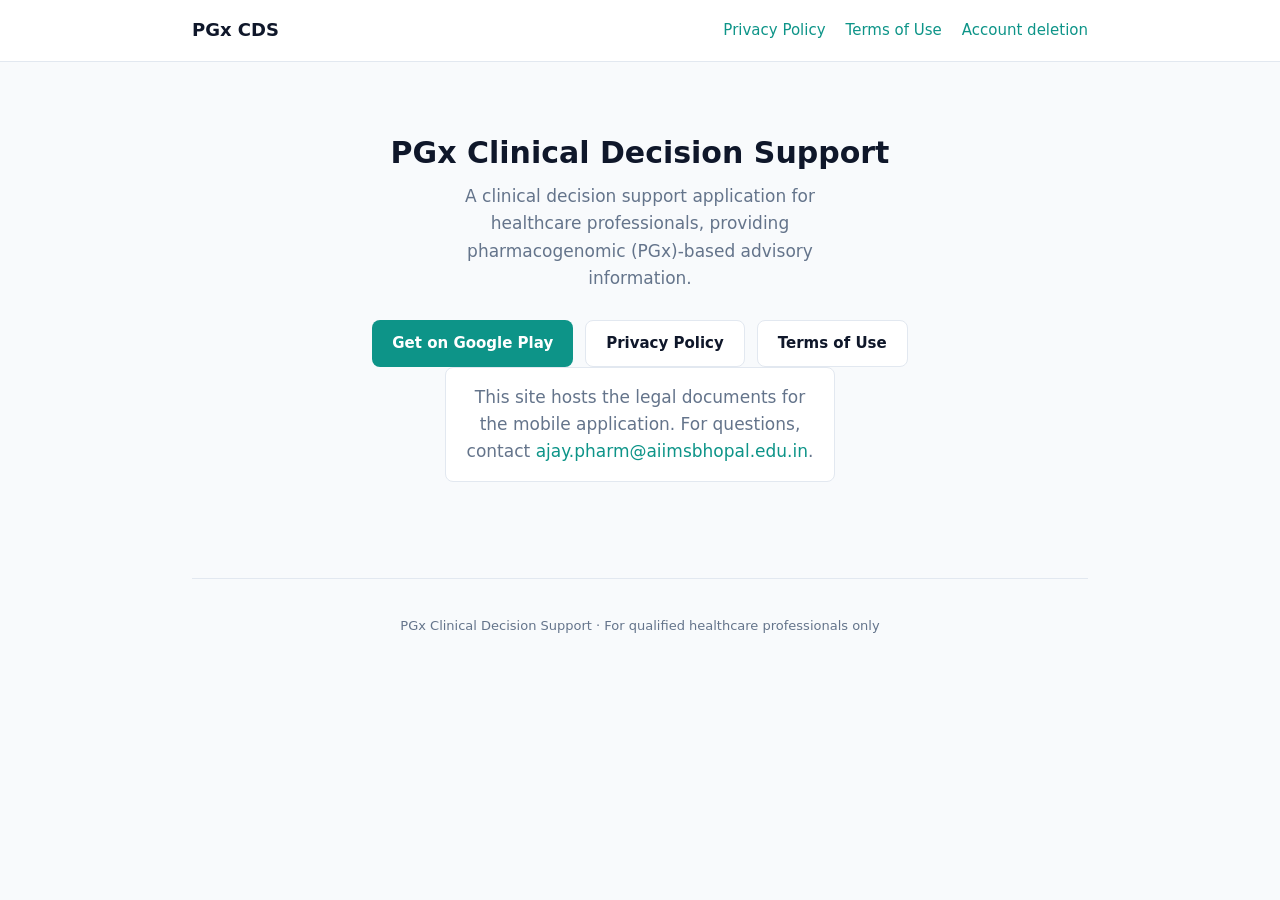
<file: index.html>
<!DOCTYPE html>
<html lang="en">
  <head>
    <meta charset="utf-8" />
    <meta name="viewport" content="width=device-width, initial-scale=1" />
    <title>PGx Clinical Decision Support</title>
    <meta
      name="description"
      content="PGx Clinical Decision Support — pharmacogenomic advisory tools for healthcare professionals."
    />
    <link rel="stylesheet" href="/styles.css" />
  </head>
  <body>
    <header>
      <div class="header-inner">
        <a class="brand" href="/">PGx CDS</a>
        <nav aria-label="Legal">
          <a href="/privacy">Privacy Policy</a>
          <a href="/terms">Terms of Use</a>
          <a href="/account-deletion">Account deletion</a>
        </nav>
      </div>
    </header>
    <main>
      <div class="hero">
        <h1>PGx Clinical Decision Support</h1>
        <p>
          A clinical decision support application for healthcare professionals,
          providing pharmacogenomic (PGx)-based advisory information.
        </p>
        <div class="actions">
          <!-- Replace href when the Play Store listing is live -->
          <a
            class="btn btn-primary"
            href="https://play.google.com/store/apps/details?id=com.pgxcds.mobile"
            rel="noopener noreferrer"
            >Get on Google Play</a
          >
          <a class="btn btn-secondary" href="/privacy">Privacy Policy</a>
          <a class="btn btn-secondary" href="/terms">Terms of Use</a>
        </div>
        <p class="note">
          This site hosts the legal documents for the mobile application. For
          questions, contact
          <a href="mailto:ajay.pharm@aiimsbhopal.edu.in"
            >ajay.pharm@aiimsbhopal.edu.in</a
          >.
        </p>
      </div>
    </main>
    <footer>
      <p>PGx Clinical Decision Support · For qualified healthcare professionals only</p>
    </footer>
  </body>
</html>
</file>
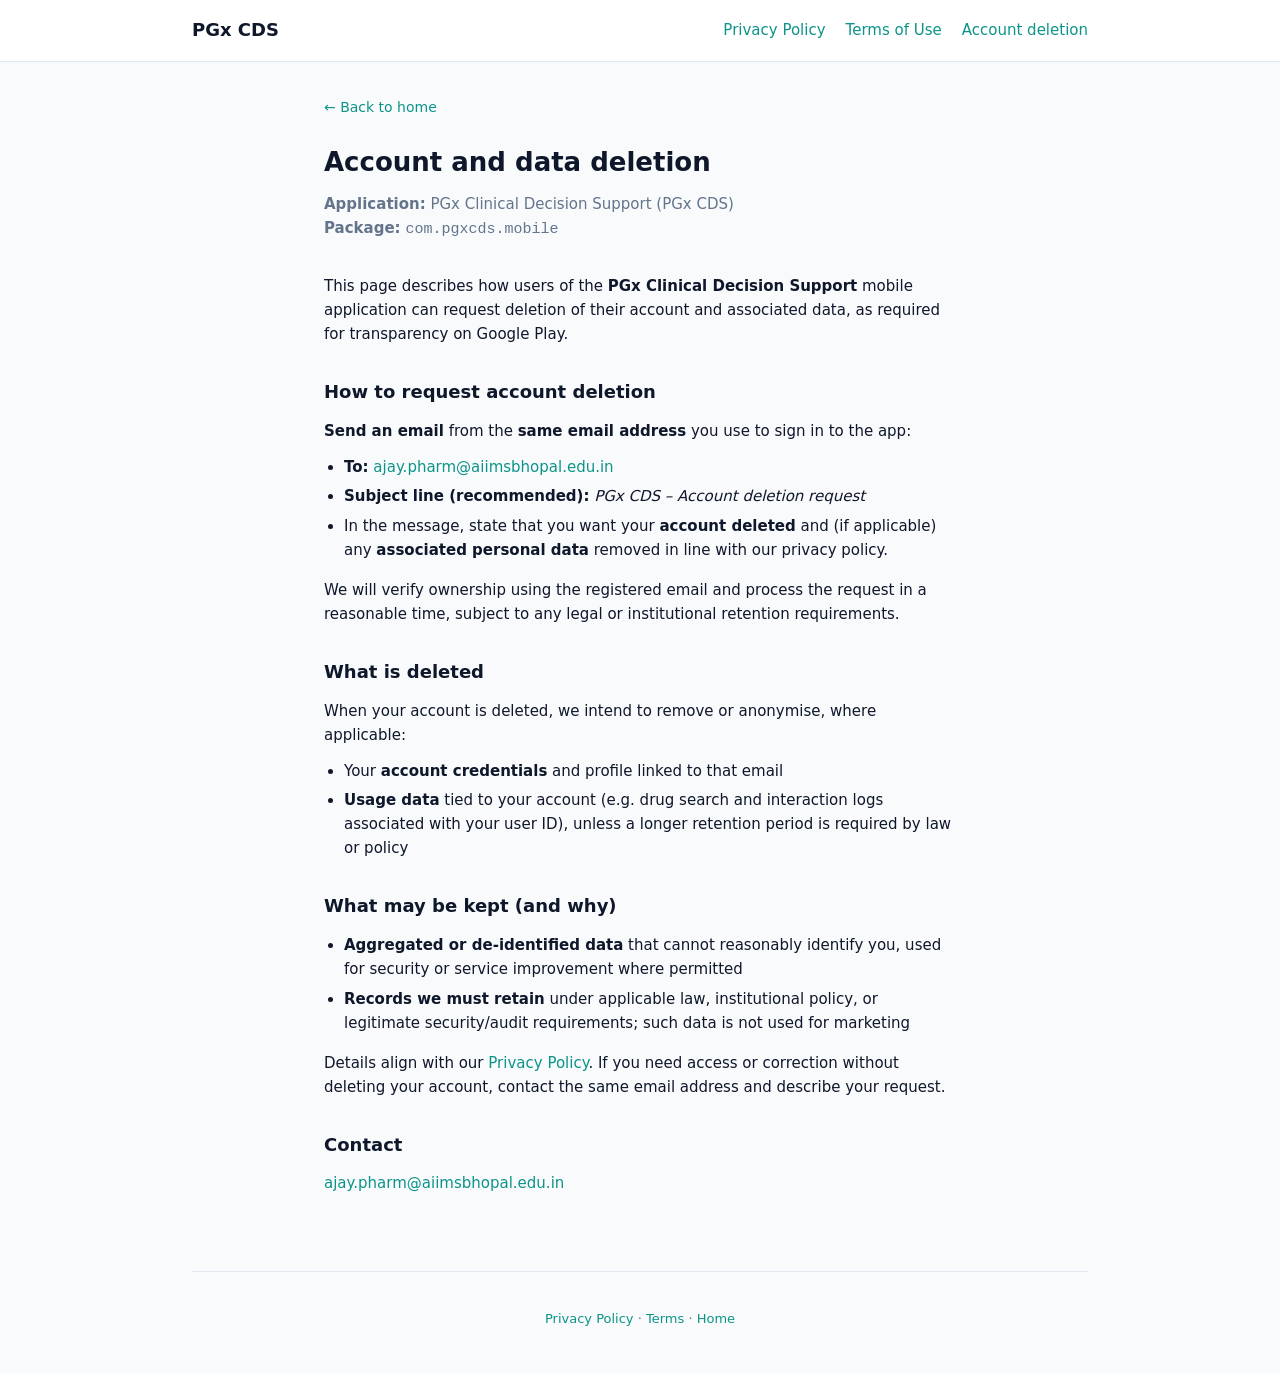
<file: account-deletion.html>
<!DOCTYPE html>
<html lang="en">
  <head>
    <meta charset="utf-8" />
    <meta name="viewport" content="width=device-width, initial-scale=1" />
    <title>Account &amp; data deletion – PGx CDS</title>
    <meta name="robots" content="index,follow" />
    <link rel="stylesheet" href="/styles.css" />
  </head>
  <body>
    <header>
      <div class="header-inner">
        <a class="brand" href="/">PGx CDS</a>
        <nav aria-label="Legal">
          <a href="/privacy">Privacy Policy</a>
          <a href="/terms">Terms of Use</a>
          <a href="/account-deletion" aria-current="page">Account deletion</a>
        </nav>
      </div>
    </header>
    <main class="doc">
      <a class="back" href="/">← Back to home</a>
      <h1>Account and data deletion</h1>
      <p class="effective">
        <strong>Application:</strong> PGx Clinical Decision Support (PGx CDS)<br />
        <strong>Package:</strong> <code>com.pgxcds.mobile</code>
      </p>

      <p>
        This page describes how users of the <strong>PGx Clinical Decision
        Support</strong> mobile application can request deletion of their
        account and associated data, as required for transparency on Google
        Play.
      </p>

      <h2>How to request account deletion</h2>
      <p><strong>Send an email</strong> from the <strong>same email address</strong> you use to sign in to the app:</p>
      <ul>
        <li>
          <strong>To:</strong>
          <a href="mailto:ajay.pharm@aiimsbhopal.edu.in?subject=PGx%20CDS%20%E2%80%93%20Account%20deletion%20request"
            >ajay.pharm@aiimsbhopal.edu.in</a
          >
        </li>
        <li>
          <strong>Subject line (recommended):</strong>
          <em>PGx CDS – Account deletion request</em>
        </li>
        <li>
          In the message, state that you want your <strong>account deleted</strong>
          and (if applicable) any <strong>associated personal data</strong> removed
          in line with our privacy policy.
        </li>
      </ul>
      <p>
        We will verify ownership using the registered email and process the
        request in a reasonable time, subject to any legal or institutional
        retention requirements.
      </p>

      <h2>What is deleted</h2>
      <p>When your account is deleted, we intend to remove or anonymise, where applicable:</p>
      <ul>
        <li>Your <strong>account credentials</strong> and profile linked to that email</li>
        <li>
          <strong>Usage data</strong> tied to your account (e.g. drug search and
          interaction logs associated with your user ID), unless a longer
          retention period is required by law or policy
        </li>
      </ul>

      <h2>What may be kept (and why)</h2>
      <ul>
        <li>
          <strong>Aggregated or de-identified data</strong> that cannot reasonably
          identify you, used for security or service improvement where permitted
        </li>
        <li>
          <strong>Records we must retain</strong> under applicable law,
          institutional policy, or legitimate security/audit requirements; such
          data is not used for marketing
        </li>
      </ul>
      <p>
        Details align with our
        <a href="/privacy">Privacy Policy</a>. If you need access or correction
        without deleting your account, contact the same email address and
        describe your request.
      </p>

      <h2>Contact</h2>
      <p>
        <a href="mailto:ajay.pharm@aiimsbhopal.edu.in">ajay.pharm@aiimsbhopal.edu.in</a>
      </p>
    </main>
    <footer>
      <p>
        <a href="/privacy">Privacy Policy</a> · <a href="/terms">Terms</a> ·
        <a href="/">Home</a>
      </p>
    </footer>
  </body>
</html>
</file>
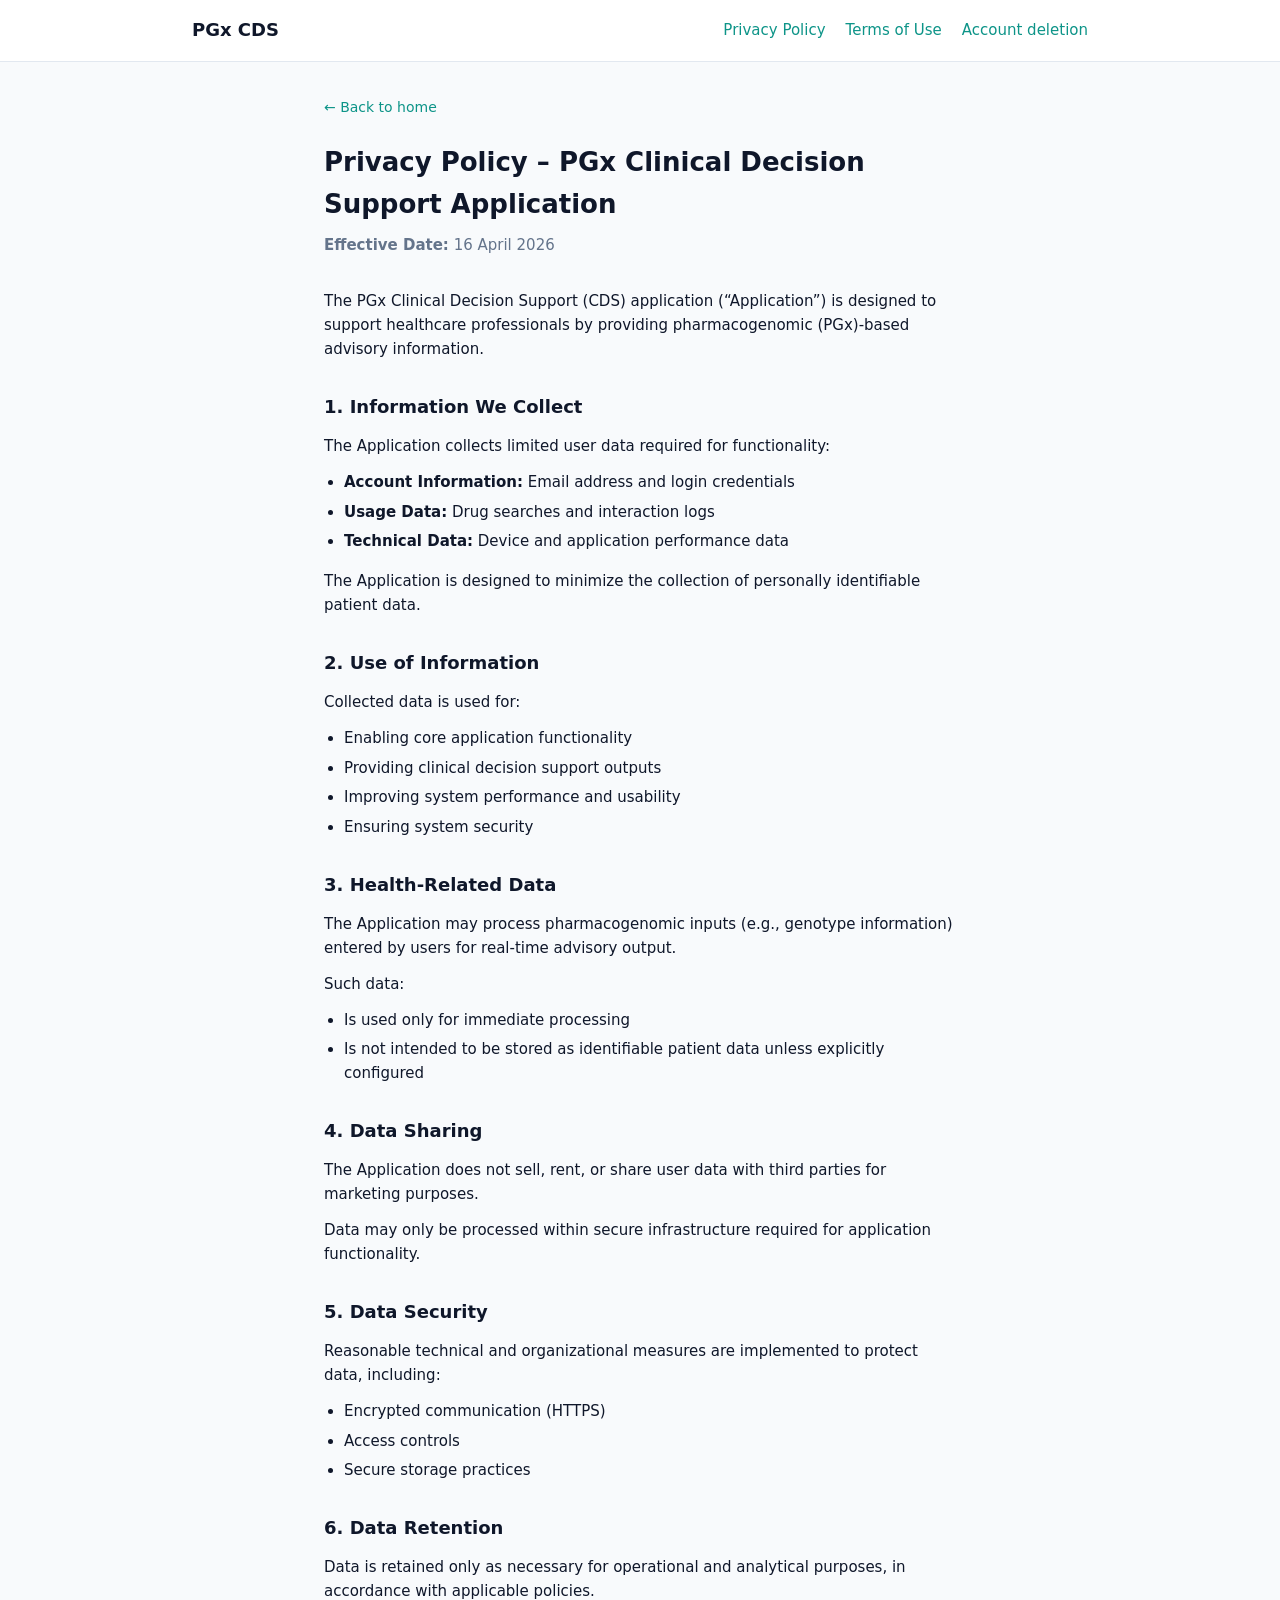
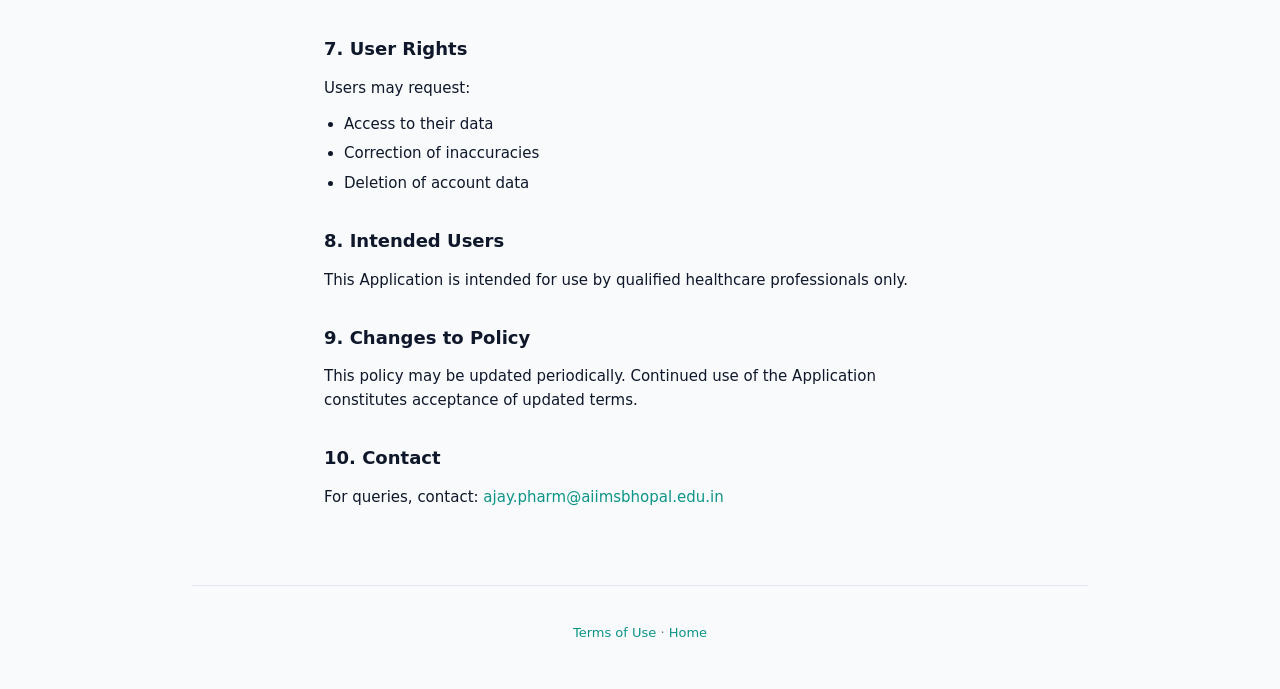
<file: privacy.html>
<!DOCTYPE html>
<html lang="en">
  <head>
    <meta charset="utf-8" />
    <meta name="viewport" content="width=device-width, initial-scale=1" />
    <title>Privacy Policy – PGx CDS</title>
    <meta name="robots" content="index,follow" />
    <link rel="stylesheet" href="/styles.css" />
  </head>
  <body>
    <header>
      <div class="header-inner">
        <a class="brand" href="/">PGx CDS</a>
        <nav aria-label="Legal">
          <a href="/privacy" aria-current="page">Privacy Policy</a>
          <a href="/terms">Terms of Use</a>
          <a href="/account-deletion">Account deletion</a>
        </nav>
      </div>
    </header>
    <main class="doc">
      <a class="back" href="/">← Back to home</a>
      <h1>Privacy Policy – PGx Clinical Decision Support Application</h1>
      <p class="effective"><strong>Effective Date:</strong> 16 April 2026</p>

      <p>
        The PGx Clinical Decision Support (CDS) application (“Application”) is
        designed to support healthcare professionals by providing
        pharmacogenomic (PGx)-based advisory information.
      </p>

      <h2>1. Information We Collect</h2>
      <p>The Application collects limited user data required for functionality:</p>
      <ul>
        <li>
          <strong>Account Information:</strong> Email address and login
          credentials
        </li>
        <li><strong>Usage Data:</strong> Drug searches and interaction logs</li>
        <li>
          <strong>Technical Data:</strong> Device and application performance
          data
        </li>
      </ul>
      <p>
        The Application is designed to minimize the collection of personally
        identifiable patient data.
      </p>

      <h2>2. Use of Information</h2>
      <p>Collected data is used for:</p>
      <ul>
        <li>Enabling core application functionality</li>
        <li>Providing clinical decision support outputs</li>
        <li>Improving system performance and usability</li>
        <li>Ensuring system security</li>
      </ul>

      <h2>3. Health-Related Data</h2>
      <p>
        The Application may process pharmacogenomic inputs (e.g., genotype
        information) entered by users for real-time advisory output.
      </p>
      <p>Such data:</p>
      <ul>
        <li>Is used only for immediate processing</li>
        <li>
          Is not intended to be stored as identifiable patient data unless
          explicitly configured
        </li>
      </ul>

      <h2>4. Data Sharing</h2>
      <p>
        The Application does not sell, rent, or share user data with third
        parties for marketing purposes.
      </p>
      <p>
        Data may only be processed within secure infrastructure required for
        application functionality.
      </p>

      <h2>5. Data Security</h2>
      <p>
        Reasonable technical and organizational measures are implemented to
        protect data, including:
      </p>
      <ul>
        <li>Encrypted communication (HTTPS)</li>
        <li>Access controls</li>
        <li>Secure storage practices</li>
      </ul>

      <h2>6. Data Retention</h2>
      <p>
        Data is retained only as necessary for operational and analytical
        purposes, in accordance with applicable policies.
      </p>

      <h2>7. User Rights</h2>
      <p>Users may request:</p>
      <ul>
        <li>Access to their data</li>
        <li>Correction of inaccuracies</li>
        <li>Deletion of account data</li>
      </ul>

      <h2>8. Intended Users</h2>
      <p>
        This Application is intended for use by qualified healthcare
        professionals only.
      </p>

      <h2>9. Changes to Policy</h2>
      <p>
        This policy may be updated periodically. Continued use of the
        Application constitutes acceptance of updated terms.
      </p>

      <h2>10. Contact</h2>
      <p>
        For queries, contact:
        <a href="mailto:ajay.pharm@aiimsbhopal.edu.in"
          >ajay.pharm@aiimsbhopal.edu.in</a
        >
      </p>
    </main>
    <footer>
      <p><a href="/terms">Terms of Use</a> · <a href="/">Home</a></p>
    </footer>
  </body>
</html>
</file>
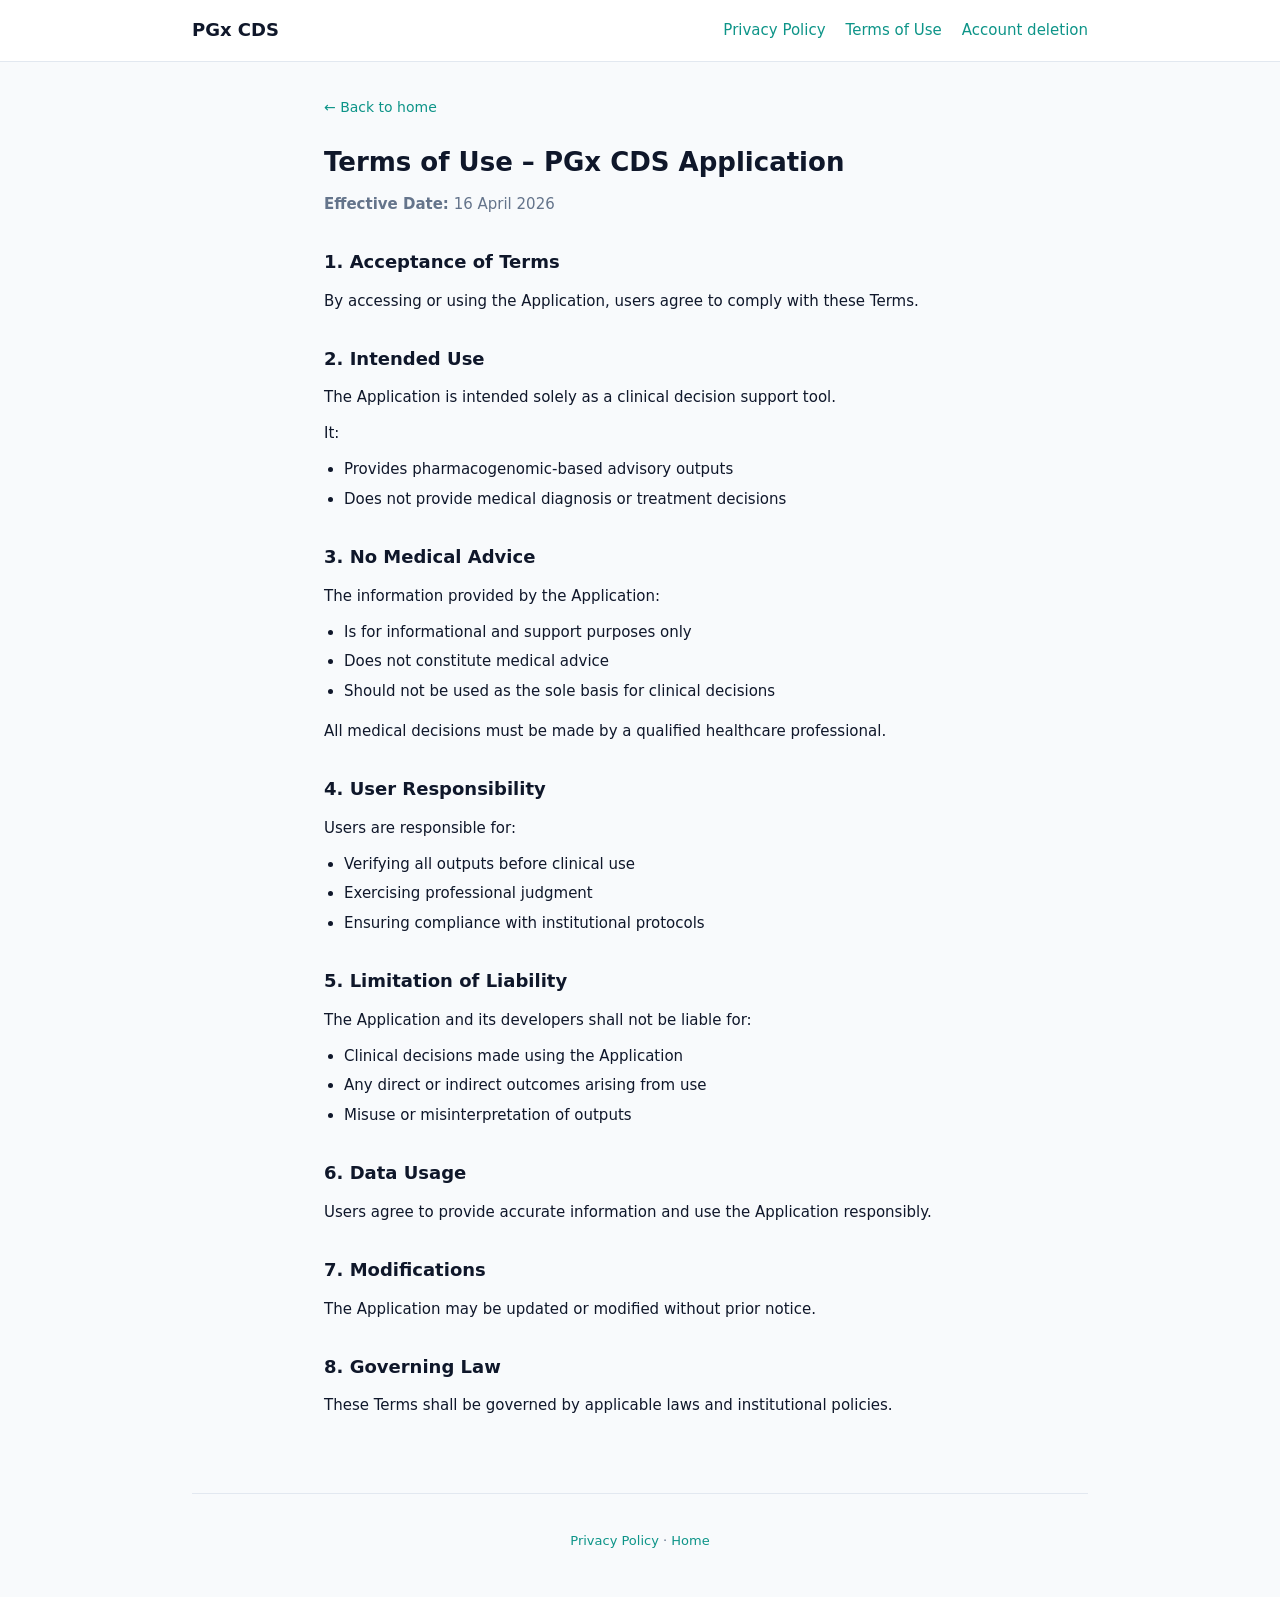
<file: terms.html>
<!DOCTYPE html>
<html lang="en">
  <head>
    <meta charset="utf-8" />
    <meta name="viewport" content="width=device-width, initial-scale=1" />
    <title>Terms of Use – PGx CDS</title>
    <meta name="robots" content="index,follow" />
    <link rel="stylesheet" href="/styles.css" />
  </head>
  <body>
    <header>
      <div class="header-inner">
        <a class="brand" href="/">PGx CDS</a>
        <nav aria-label="Legal">
          <a href="/privacy">Privacy Policy</a>
          <a href="/terms" aria-current="page">Terms of Use</a>
          <a href="/account-deletion">Account deletion</a>
        </nav>
      </div>
    </header>
    <main class="doc">
      <a class="back" href="/">← Back to home</a>
      <h1>Terms of Use – PGx CDS Application</h1>
      <p class="effective"><strong>Effective Date:</strong> 16 April 2026</p>

      <h2>1. Acceptance of Terms</h2>
      <p>
        By accessing or using the Application, users agree to comply with these
        Terms.
      </p>

      <h2>2. Intended Use</h2>
      <p>
        The Application is intended solely as a clinical decision support tool.
      </p>
      <p>It:</p>
      <ul>
        <li>Provides pharmacogenomic-based advisory outputs</li>
        <li>Does not provide medical diagnosis or treatment decisions</li>
      </ul>

      <h2>3. No Medical Advice</h2>
      <p>The information provided by the Application:</p>
      <ul>
        <li>Is for informational and support purposes only</li>
        <li>Does not constitute medical advice</li>
        <li>Should not be used as the sole basis for clinical decisions</li>
      </ul>
      <p>
        All medical decisions must be made by a qualified healthcare
        professional.
      </p>

      <h2>4. User Responsibility</h2>
      <p>Users are responsible for:</p>
      <ul>
        <li>Verifying all outputs before clinical use</li>
        <li>Exercising professional judgment</li>
        <li>Ensuring compliance with institutional protocols</li>
      </ul>

      <h2>5. Limitation of Liability</h2>
      <p>The Application and its developers shall not be liable for:</p>
      <ul>
        <li>Clinical decisions made using the Application</li>
        <li>Any direct or indirect outcomes arising from use</li>
        <li>Misuse or misinterpretation of outputs</li>
      </ul>

      <h2>6. Data Usage</h2>
      <p>
        Users agree to provide accurate information and use the Application
        responsibly.
      </p>

      <h2>7. Modifications</h2>
      <p>
        The Application may be updated or modified without prior notice.
      </p>

      <h2>8. Governing Law</h2>
      <p>
        These Terms shall be governed by applicable laws and institutional
        policies.
      </p>
    </main>
    <footer>
      <p><a href="/privacy">Privacy Policy</a> · <a href="/">Home</a></p>
    </footer>
  </body>
</html>
</file>
<file: styles.css>
:root {
  --bg: #f8fafc;
  --surface: #ffffff;
  --text: #0f172a;
  --muted: #64748b;
  --accent: #0d9488;
  --accent-hover: #0f766e;
  --border: #e2e8f0;
  --max: 42rem;
}

*,
*::before,
*::after {
  box-sizing: border-box;
}

html {
  font-size: 100%;
  -webkit-text-size-adjust: 100%;
}

body {
  margin: 0;
  font-family: "Segoe UI", system-ui, -apple-system, sans-serif;
  line-height: 1.6;
  color: var(--text);
  background: var(--bg);
}

a {
  color: var(--accent);
  text-decoration: none;
}

a:hover {
  color: var(--accent-hover);
  text-decoration: underline;
}

header {
  background: var(--surface);
  border-bottom: 1px solid var(--border);
  padding: 1rem 1.25rem;
}

.header-inner {
  max-width: 56rem;
  margin: 0 auto;
  display: flex;
  flex-wrap: wrap;
  align-items: center;
  justify-content: space-between;
  gap: 1rem;
}

.brand {
  font-weight: 700;
  font-size: 1.125rem;
  color: var(--text);
  text-decoration: none;
}

.brand:hover {
  text-decoration: none;
  color: var(--accent);
}

nav {
  display: flex;
  flex-wrap: wrap;
  gap: 1.25rem;
}

nav a {
  font-size: 0.9375rem;
  font-weight: 500;
}

main {
  max-width: var(--max);
  margin: 0 auto;
  padding: 2rem 1.25rem 4rem;
}

.hero {
  text-align: center;
  padding: 2.5rem 0 2rem;
}

.hero h1 {
  margin: 0 0 0.75rem;
  font-size: clamp(1.5rem, 4vw, 1.875rem);
  font-weight: 700;
  line-height: 1.25;
}

.hero p {
  margin: 0 auto;
  max-width: 36ch;
  color: var(--muted);
  font-size: 1.0625rem;
}

.actions {
  display: flex;
  flex-wrap: wrap;
  gap: 0.75rem;
  justify-content: center;
  margin-top: 1.75rem;
}

.btn {
  display: inline-flex;
  align-items: center;
  justify-content: center;
  padding: 0.65rem 1.25rem;
  font-size: 0.9375rem;
  font-weight: 600;
  border-radius: 0.5rem;
  border: none;
  cursor: pointer;
  text-decoration: none;
}

.btn:hover {
  text-decoration: none;
}

.btn-primary {
  background: var(--accent);
  color: #fff;
}

.btn-primary:hover {
  background: var(--accent-hover);
  color: #fff;
}

.btn-secondary {
  background: var(--surface);
  color: var(--text);
  border: 1px solid var(--border);
}

.btn-secondary:hover {
  background: var(--bg);
  color: var(--text);
}

.note {
  margin-top: 2rem;
  padding: 1rem 1.25rem;
  background: var(--surface);
  border: 1px solid var(--border);
  border-radius: 0.5rem;
  font-size: 0.875rem;
  color: var(--muted);
}

.doc h1 {
  margin: 0 0 0.5rem;
  font-size: 1.625rem;
}

.doc .effective {
  margin: 0 0 2rem;
  font-size: 0.9375rem;
  color: var(--muted);
}

.doc h2 {
  margin: 2rem 0 0.75rem;
  font-size: 1.125rem;
  font-weight: 600;
}

.doc p,
.doc li {
  margin: 0 0 0.75rem;
  font-size: 0.9375rem;
}

.doc ul {
  margin: 0 0 1rem;
  padding-left: 1.25rem;
}

.doc ul li {
  margin-bottom: 0.35rem;
}

.back {
  display: inline-block;
  margin-bottom: 1.5rem;
  font-size: 0.875rem;
  font-weight: 500;
}

footer {
  max-width: 56rem;
  margin: 0 auto;
  padding: 1.5rem 1.25rem 2rem;
  border-top: 1px solid var(--border);
  font-size: 0.8125rem;
  color: var(--muted);
  text-align: center;
}
</file>
